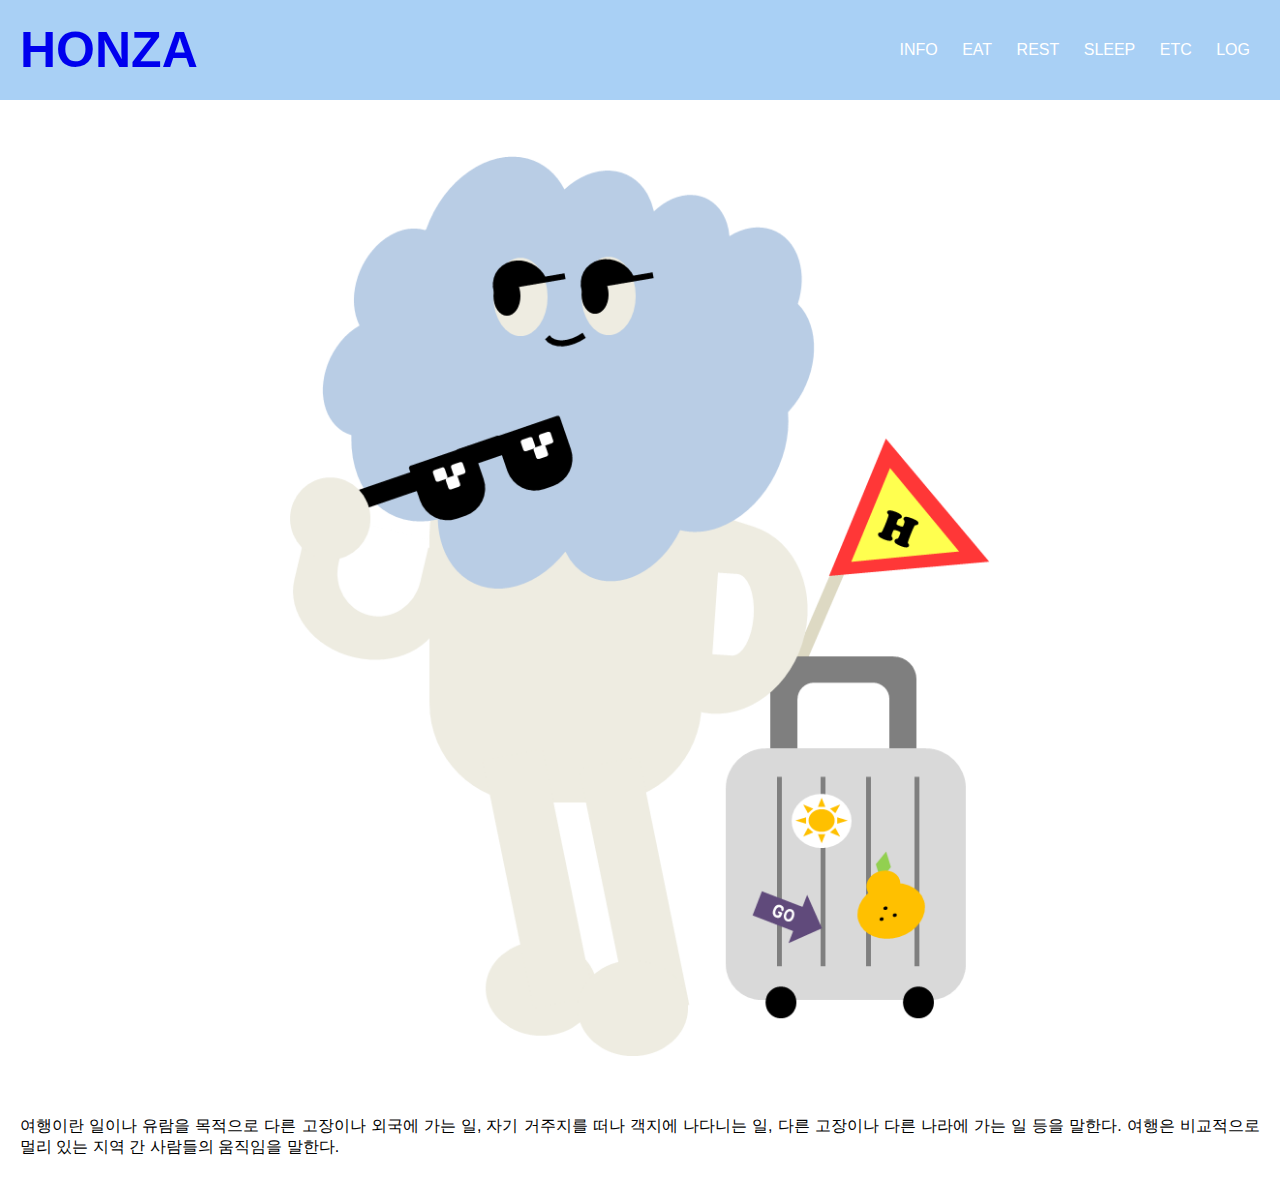
<file: index.html>
<!DOCTYPE html>
<html lang="en" dir="ltr">
  <head>
    <meta charset="utf-8">
    <title>Welcome Honza Trip :))</title>
    <link rel="stylesheet" href="style.css">
    <meta name="viewport" content="width=device-width, initial-scale=1">
    <link rel="stylesheet" href="http://use.fontawesome.com/releases/v5.6.1/css/all.css">
  </head>
  <body>

<div class="header">
  <h2 class="logo"><a href="index.html">HONZA</a></h2>
  <style>
    a{
      text-decoration: none;
    }
  </style>
  <input type="checkbox" id="chk">
  <label for="chk" class="show-menu-btn">
    <i class="fas fa-ellipsis-h-alt"></i>
  </label>

  <ul class="menu">
    <a href="1.html">INFO</a>
    <a href="2.html">EAT</a>
    <a href="3.html">REST</a>
    <a href="4.html">SLEEP</a>
    <a href="5.html">ETC</a>
    <a href="6.html">LOG</a>
    <label for="chk" class="hide-menu-btn">
      <i class="fas fa-times"></i>
    </label>
  </ul>
</div>



<div class="content">
<br>
<br>
  <center>
    <img src="mas.png" alt="50%" width="50%">
    </center>
<br>
<br>
    <p>
      여행이란 일이나 유람을 목적으로 다른 고장이나 외국에 가는 일,
     자기 거주지를 떠나 객지에 나다니는 일, 다른 고장이나 다른 나라에 가는 일 등을 말한다. 여행은 비교적으로 멀리 있는 지역 간 사람들의 움직임을 말한다.
    </p>
    <br><br>
    </div>
  </body>
</html>
</file>
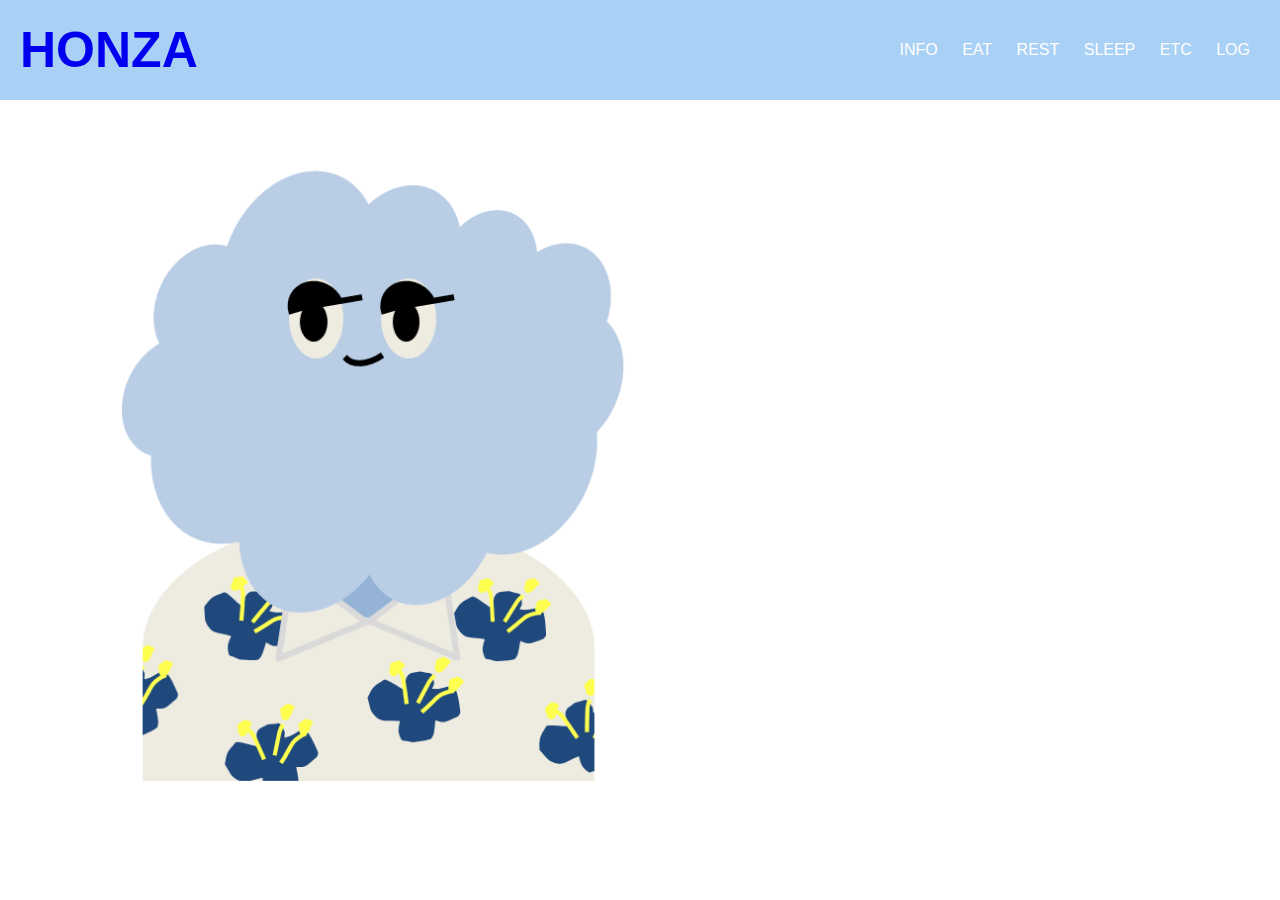
<file: 1.html>
<!DOCTYPE html>
<html lang="en" dir="ltr">
  <head>
    <meta charset="utf-8">
    <title></title>
    <link rel="stylesheet" href="style.css">
    <meta name="viewport" content="width=device-width, initial-scale=1">
    <link rel="stylesheet" href="http://use.fontawesome.com/releases/v5.6.1/css/all.css">
  </head>
  <body>

<div class="header">
  <h2 class="logo"><a href="index.html">HONZA</a></h2>
  <style>
    a{
      text-decoration: none;
    }
  </style>
  <input type="checkbox" id="chk">
  <label for="chk" class="show-menu-btn">
    <i class="fas fa-ellipsis-h-alt"></i>
  </label>

  <ul class="menu">
    <a href="1.html">INFO</a>
    <a href="2.html">EAT</a>
    <a href="3.html">REST</a>
    <a href="4.html">SLEEP</a>
    <a href="5.html">ETC</a>
    <a href="6.html">LOG</a>
    <label for="chk" class="hide-menu-btn">
      <i class="fas fa-times"></i>
    </label>
  </ul>
</div>



<div class="content">
  <left>
    <img src="pic.png" alt="" width="10%">
  </left>

    <p>

    </p>
    </div>
  </body>
</html>
</file>
<file: style.css>
*{
  margin: 0;
  padding: 0;
  font-family: "McKloud", sans-serif;
}
.header{
  height: 100px;
  background: #A9D0F5;
  padding: 0 20px;
  color: #fff;
}
.logo{
  line-height: 100px;
  font-size: 50px;
  float: left;
  text-transform: uppercase;
  text-decoration: none;
}

.menu{
  float: right;
  line-height: 100px;
}
.menu a{
  color: #fff;
  text-transform: uppercase;
  text-decoration: none;
  padding: 0 10px;
  transition: 0.4s;
}
.show-menu-btn, .hide-menu-btn{
  transition: 0.4s;
  font-size: 30px;
  cursor: pointer;
  display: none;
}
.show-menu-btn{
  float: right;
}
.show-menu-btn i{
  line-height: 100px;
}
.menu a:hover,
.show-menu-btn:hover,
.hide-menu-btn:hover{
  coloer: #A9D0F5;
}

#chk{
  position: absolute;
  visibility: hidden;
  z-index: -1111;
}

.content{
  padding: 0 20px;
}
.content img{
  width: 100%;
  max-width: 700px;
  margin: 20px 0;
}
.content p{
  text-align: justify;
}

@@media screen and (max-width:800px) {
  .show-menu-btn, .hide-menu-btn{
    display: block;
  }
  .menu{
    position: fixed;
    width: 100%;
    height: 100vh;
    background: #333;
    right: -100%;
    top: 0;
    text-align: center;
    padding: 80px 0;
    line-height: normal;
    transition: 0.7s;
  }
  .memu a{
    display: block;
    padding: 20px;
  }
  .hide-menu-btn{
    position: absolute;
    top: 40px;
    right: 40px;
  }
  #chk:checked ~ .menu{
    right: 0;

  }
}
</file>
